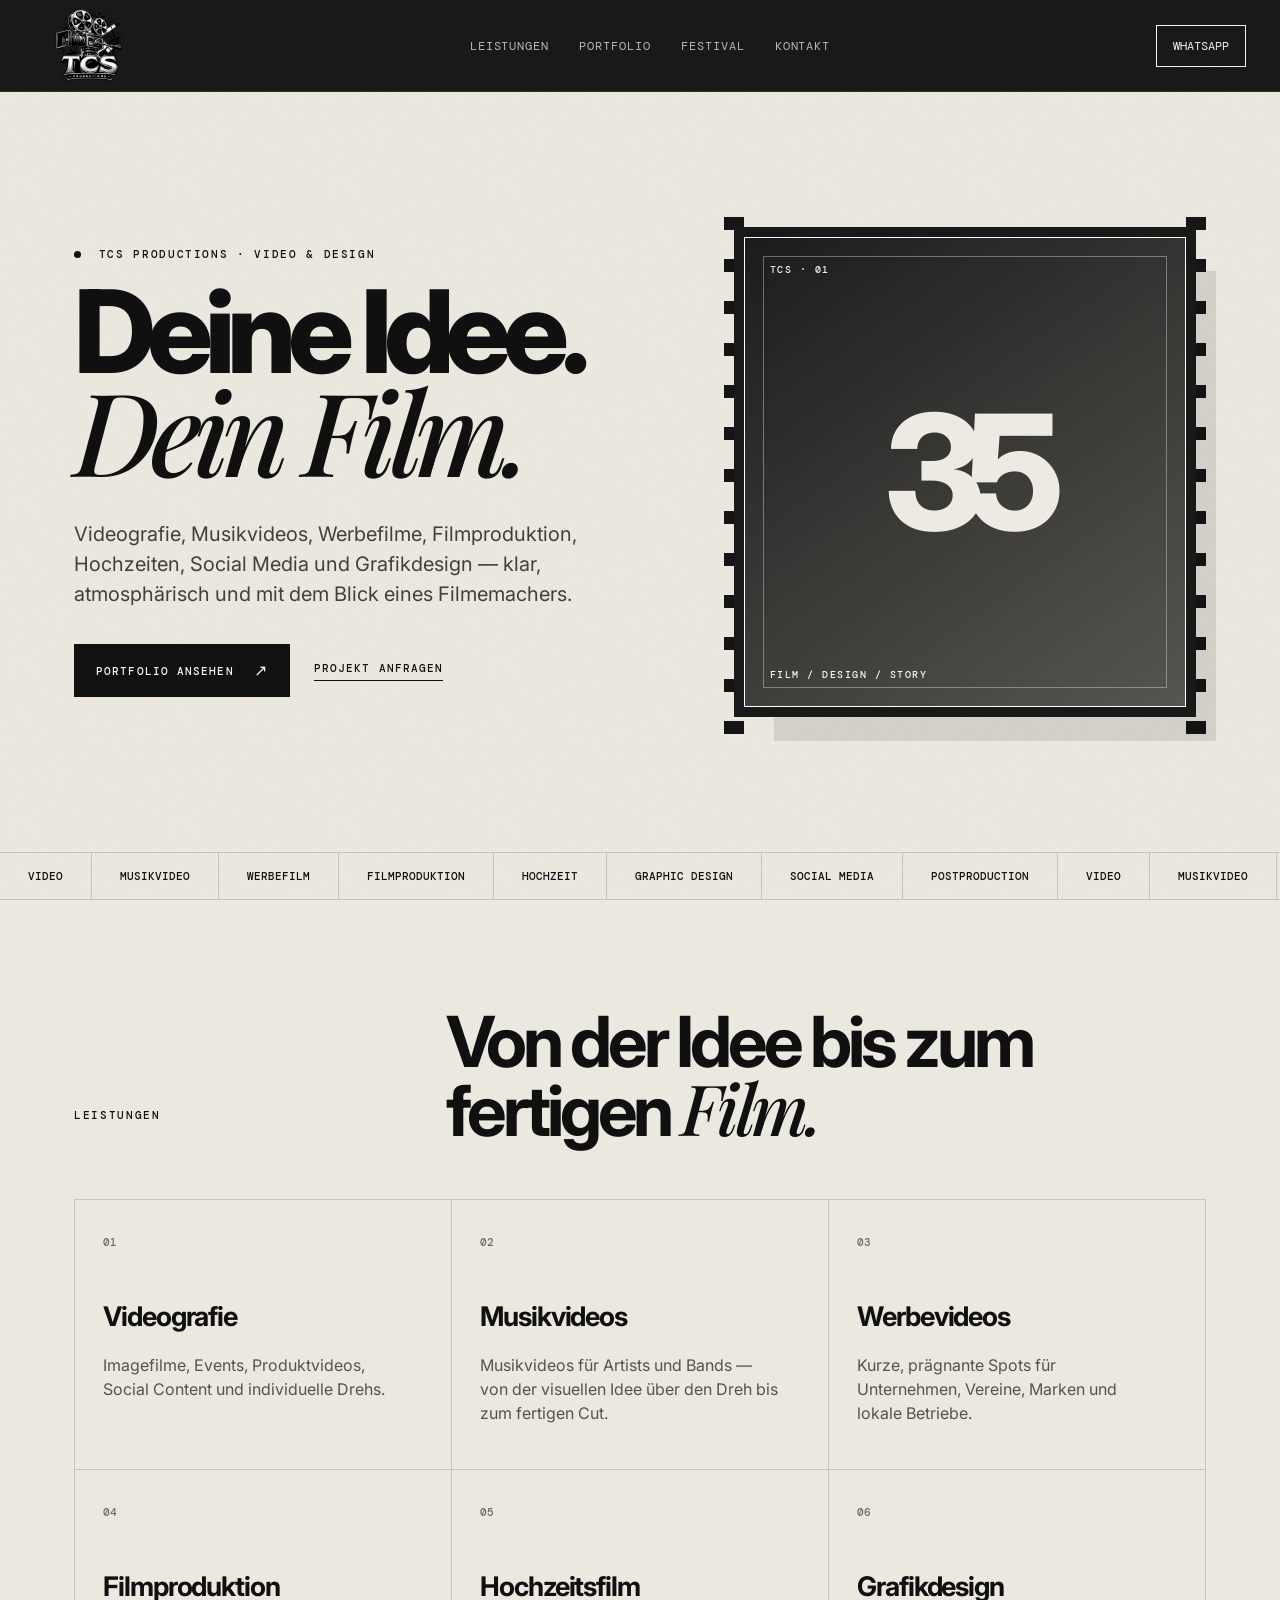
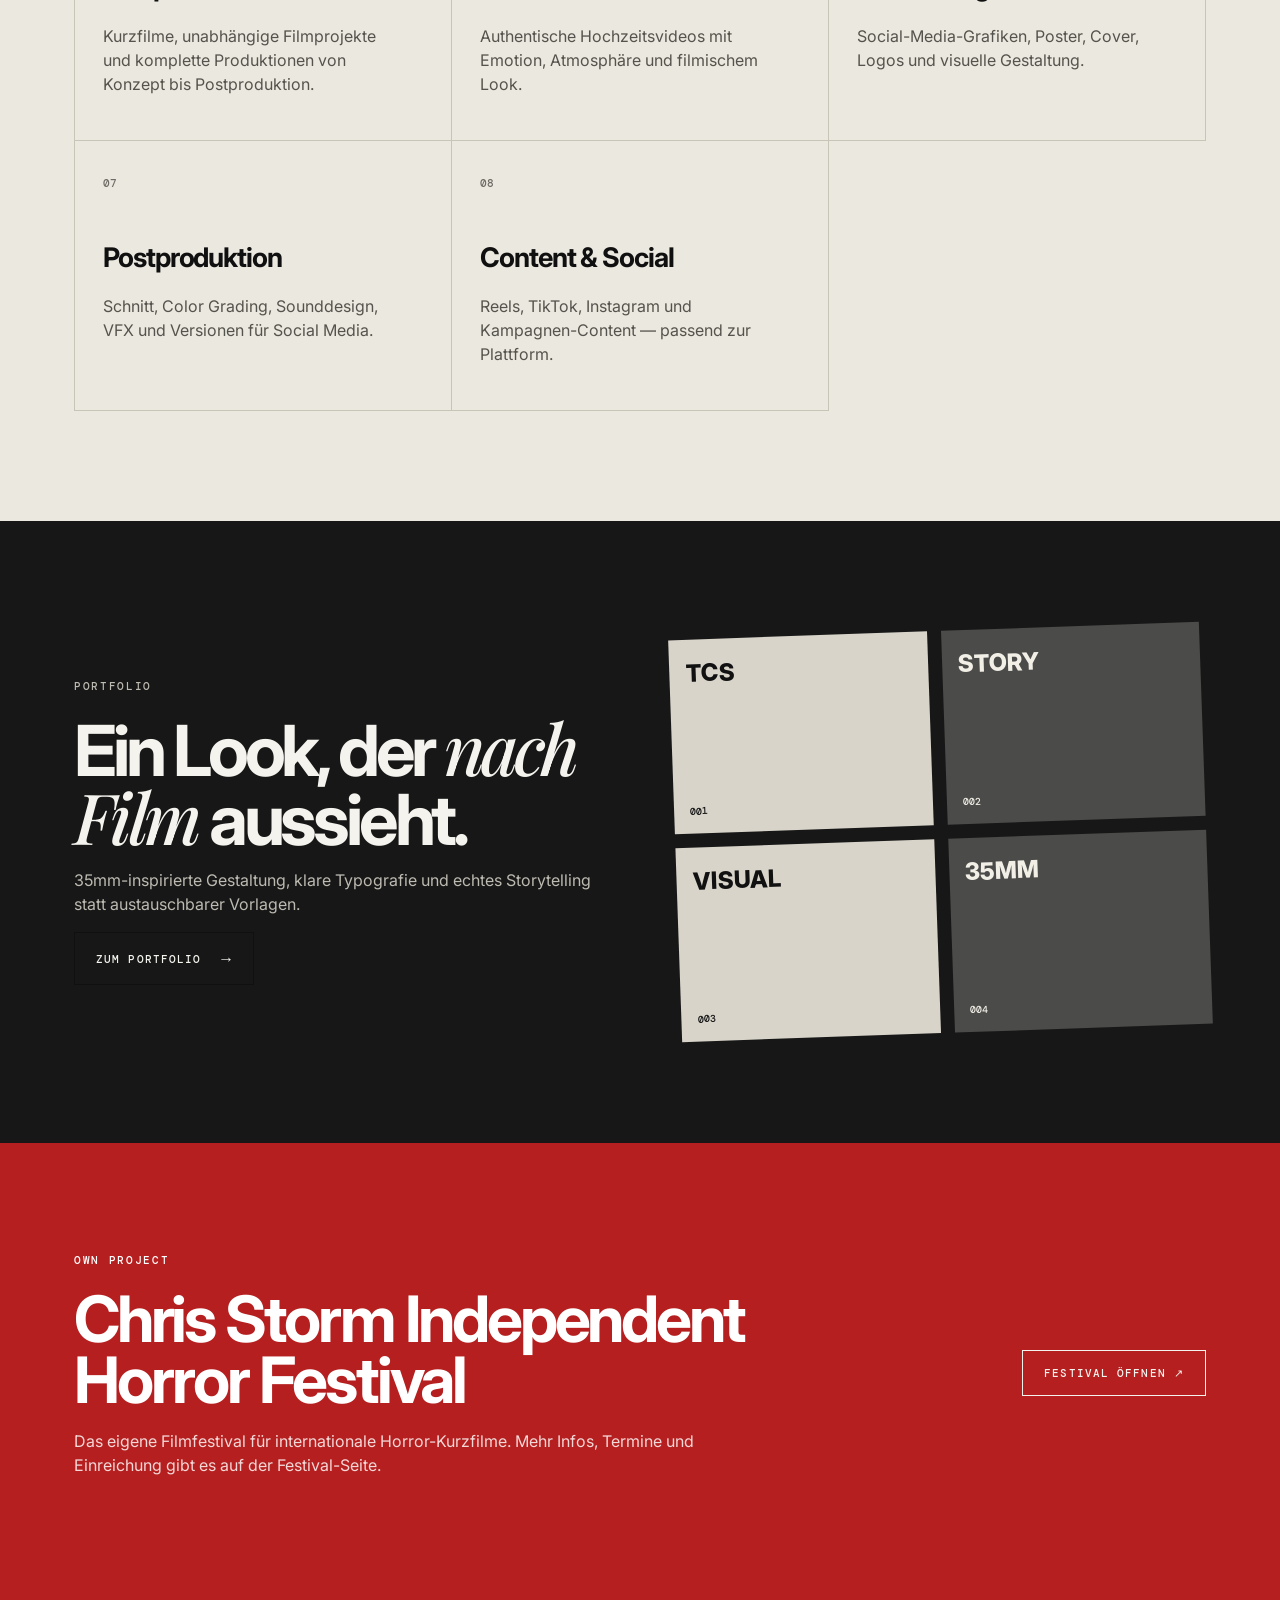
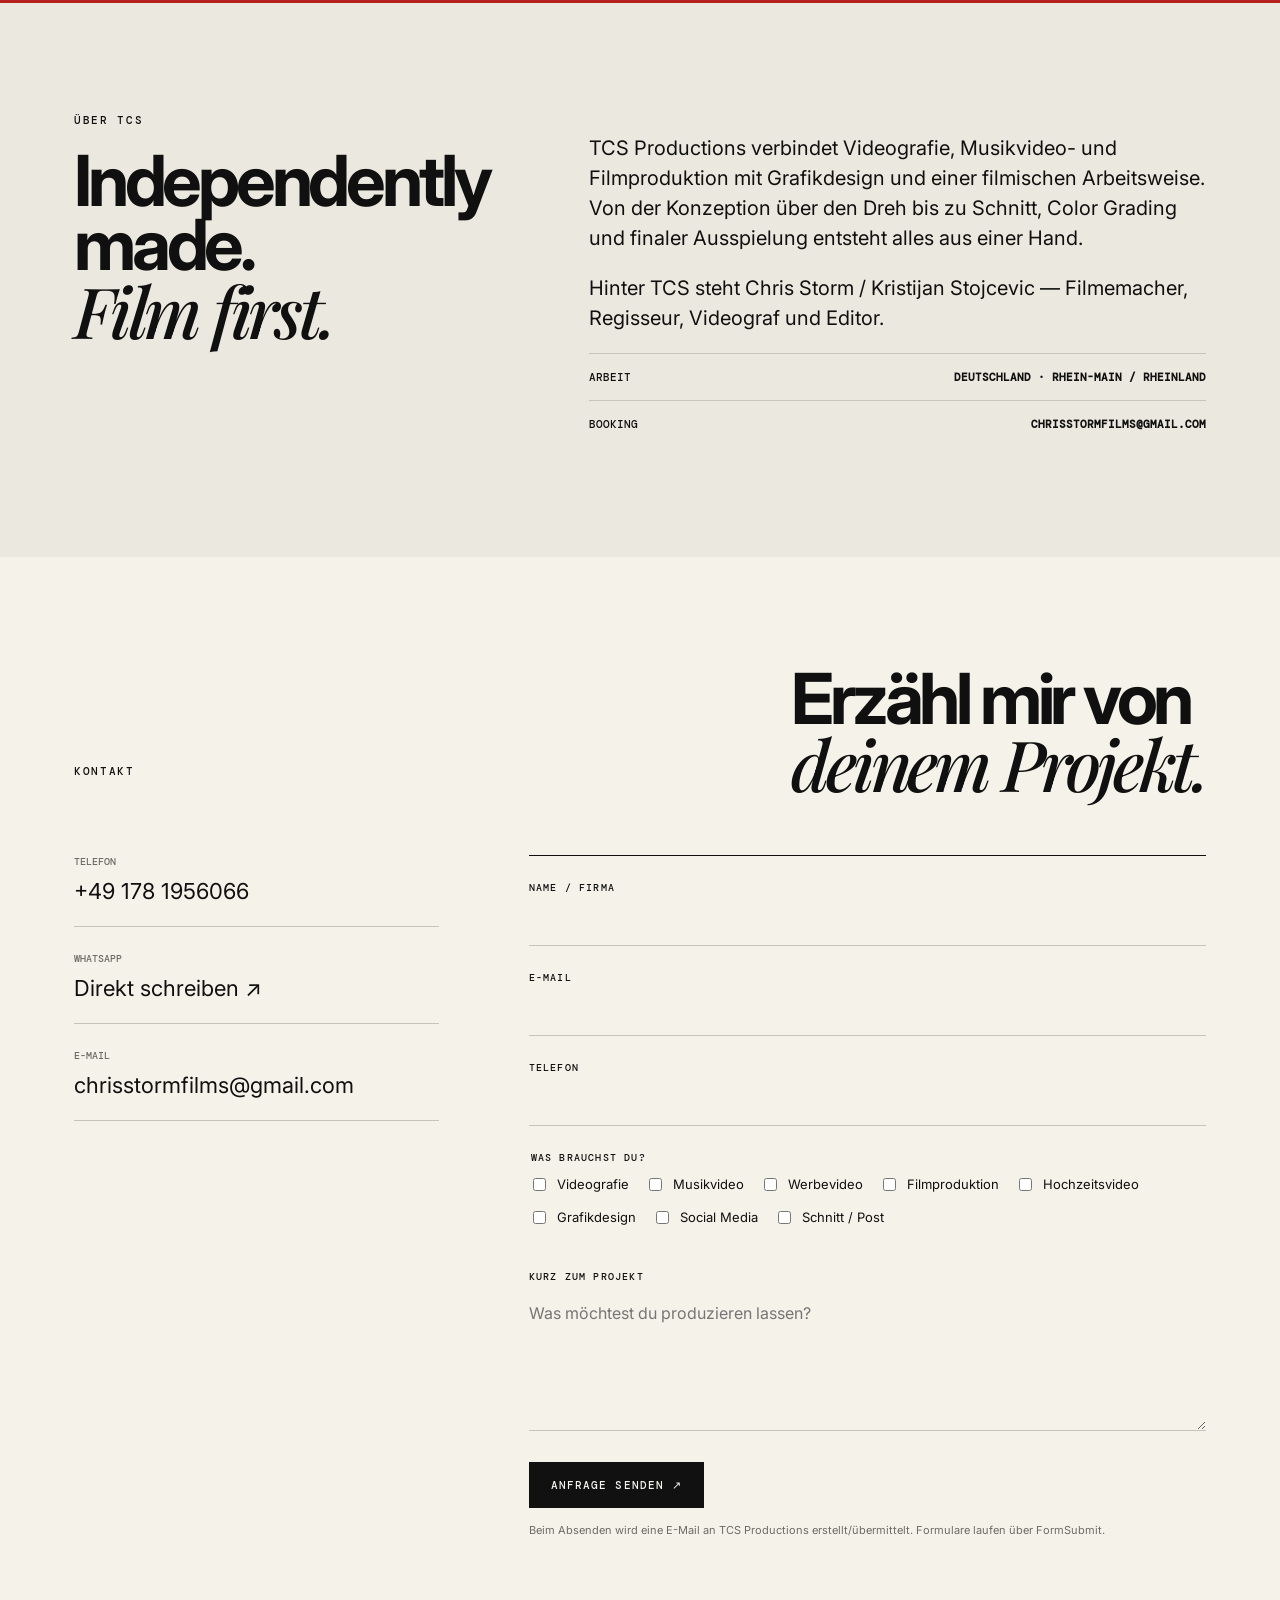
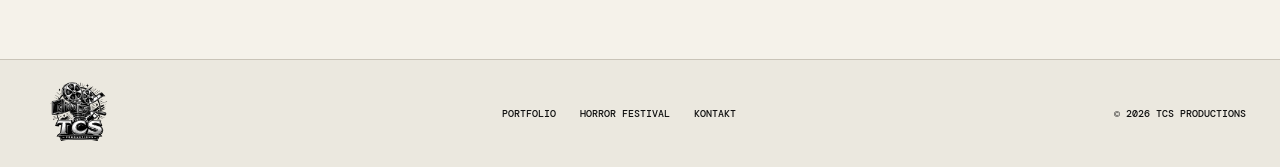
<file: index.html>
<!doctype html>
<html lang="de">
<head>
  <meta charset="utf-8">
  <meta name="viewport" content="width=device-width, initial-scale=1">
  <meta name="description" content="TCS Productions – Videografie, Grafikdesign, Werbevideos, Hochzeitsfilme und Social Content.">
  <title>TCS Productions — Film. Design. Stories.</title>
  <link rel="stylesheet" href="styles.css">
</head>
<body>
  <div class="film-grain" aria-hidden="true"></div>
  <header class="site-header">
    <a class="brand" href="index.html" aria-label="TCS Productions Startseite">
      <img src="assets/logo.png" alt="TCS Productions Logo">
    </a>
    <nav>
      <a href="#leistungen">Leistungen</a>
      <a href="portfolio.html">Portfolio</a>
      <a href="#festival">Festival</a>
      <a href="#kontakt">Kontakt</a>
    </nav>
    <a class="header-cta" href="https://wa.me/491781956066" target="_blank" rel="noopener">WhatsApp</a>
  </header>

  <main>
    <section class="hero section-pad">
      <div class="hero-copy">
        <p class="eyebrow"><span class="dot"></span> TCS PRODUCTIONS · VIDEO & DESIGN</p>
        <h1>Deine Idee.<br><em>Dein Film.</em></h1>
        <p class="hero-text">Videografie, Musikvideos, Werbefilme, Filmproduktion, Hochzeiten, Social Media und Grafikdesign — klar, atmosphärisch und mit dem Blick eines Filmemachers.</p>
        <div class="hero-actions">
          <a class="btn btn-dark" href="portfolio.html">Portfolio ansehen <span>↗</span></a>
          <a class="text-link" href="#kontakt">Projekt anfragen</a>
        </div>
      </div>
      <div class="hero-frame" aria-label="35mm Film Style">
        <div class="sprocket left"></div><div class="sprocket right"></div>
        <div class="frame-card">
          <span class="frame-code">TCS · 01</span>
          <div class="frame-mark">35</div>
          <div class="frame-label">FILM / DESIGN / STORY</div>
        </div>
      </div>
    </section>

    <section class="ticker" aria-label="Leistungen">
      <div>VIDEO</div><div>MUSIKVIDEO</div><div>WERBEFILM</div><div>FILMPRODUKTION</div><div>HOCHZEIT</div><div>GRAPHIC DESIGN</div><div>SOCIAL MEDIA</div><div>POSTPRODUCTION</div><div>VIDEO</div><div>MUSIKVIDEO</div>
    </section>

    <section id="leistungen" class="section-pad services">
      <div class="section-heading">
        <p class="eyebrow">LEISTUNGEN</p>
        <h2>Von der Idee bis zum fertigen <em>Film.</em></h2>
      </div>
      <div class="service-grid">
        <article class="service-card"><span>01</span><h3>Videografie</h3><p>Imagefilme, Events, Produktvideos, Social Content und individuelle Drehs.</p></article>
        <article class="service-card"><span>02</span><h3>Musikvideos</h3><p>Musikvideos für Artists und Bands — von der visuellen Idee über den Dreh bis zum fertigen Cut.</p></article>
        <article class="service-card"><span>03</span><h3>Werbevideos</h3><p>Kurze, prägnante Spots für Unternehmen, Vereine, Marken und lokale Betriebe.</p></article>
        <article class="service-card"><span>04</span><h3>Filmproduktion</h3><p>Kurzfilme, unabhängige Filmprojekte und komplette Produktionen von Konzept bis Postproduktion.</p></article>
        <article class="service-card"><span>05</span><h3>Hochzeitsfilm</h3><p>Authentische Hochzeitsvideos mit Emotion, Atmosphäre und filmischem Look.</p></article>
        <article class="service-card"><span>06</span><h3>Grafikdesign</h3><p>Social-Media-Grafiken, Poster, Cover, Logos und visuelle Gestaltung.</p></article>
        <article class="service-card"><span>07</span><h3>Postproduktion</h3><p>Schnitt, Color Grading, Sounddesign, VFX und Versionen für Social Media.</p></article>
        <article class="service-card"><span>08</span><h3>Content & Social</h3><p>Reels, TikTok, Instagram und Kampagnen-Content — passend zur Plattform.</p></article>
      </div>
    </section>

    <section class="showcase section-pad">
      <div class="showcase-copy">
        <p class="eyebrow">PORTFOLIO</p>
        <h2>Ein Look, der <em>nach Film</em> aussieht.</h2>
        <p>35mm-inspirierte Gestaltung, klare Typografie und echtes Storytelling statt austauschbarer Vorlagen.</p>
        <a class="btn btn-outline" href="portfolio.html">Zum Portfolio <span>→</span></a>
      </div>
      <div class="contact-sheet" aria-hidden="true">
        <div class="mini-frame">TCS<br><small>001</small></div>
        <div class="mini-frame dark">STORY<br><small>002</small></div>
        <div class="mini-frame">VISUAL<br><small>003</small></div>
        <div class="mini-frame dark">35MM<br><small>004</small></div>
      </div>
    </section>

    <section id="festival" class="festival-band section-pad">
      <div>
        <p class="eyebrow">OWN PROJECT</p>
        <h2>Chris Storm Independent Horror Festival</h2>
        <p>Das eigene Filmfestival für internationale Horror-Kurzfilme. Mehr Infos, Termine und Einreichung gibt es auf der Festival-Seite.</p>
      </div>
      <a class="btn btn-light" href="https://chrisstromtv.github.io/Horror-Festival/" target="_blank" rel="noopener">Festival öffnen ↗</a>
    </section>

    <section class="about section-pad">
      <div class="about-title"><p class="eyebrow">ÜBER TCS</p><h2>Independently made.<br><em>Film first.</em></h2></div>
      <div class="about-copy">
        <p>TCS Productions verbindet Videografie, Musikvideo- und Filmproduktion mit Grafikdesign und einer filmischen Arbeitsweise. Von der Konzeption über den Dreh bis zu Schnitt, Color Grading und finaler Ausspielung entsteht alles aus einer Hand.</p>
        <p>Hinter TCS steht Chris Storm / Kristijan Stojcevic — Filmemacher, Regisseur, Videograf und Editor.</p>
        <div class="data-row"><span>ARBEIT</span><b>Deutschland · Rhein-Main / Rheinland</b></div>
        <div class="data-row"><span>BOOKING</span><b>chrisstormfilms@gmail.com</b></div>
      </div>
    </section>

    <section id="kontakt" class="contact section-pad">
      <div class="section-heading"><p class="eyebrow">KONTAKT</p><h2>Erzähl mir von<br><em>deinem Projekt.</em></h2></div>
      <div class="contact-layout">
        <div class="contact-direct">
          <a href="tel:+491781956066"><span>Telefon</span> +49 178 1956066</a>
          <a href="https://wa.me/491781956066" target="_blank" rel="noopener"><span>WhatsApp</span> Direkt schreiben ↗</a>
          <a href="mailto:chrisstormfilms@gmail.com"><span>E-Mail</span> chrisstormfilms@gmail.com</a>
        </div>
        <form class="project-form" action="https://formsubmit.co/chrisstormfilms@gmail.com" method="POST">
          <input type="hidden" name="_subject" value="Neue Projektanfrage – TCS Productions">
          <input type="hidden" name="_captcha" value="false">
          <input type="hidden" name="_template" value="table">
          <input type="hidden" name="_next" value="https://chris-storm-horror-festival.github.io/tcs-productions/thanks.html">
          <div class="field"><label for="name">Name / Firma</label><input id="name" name="Name / Firma" required></div>
          <div class="field"><label for="email">E-Mail</label><input id="email" name="E-Mail" type="email" required></div>
          <div class="field"><label for="phone">Telefon</label><input id="phone" name="Telefon" type="tel"></div>
          <fieldset><legend>Was brauchst du?</legend>
            <label class="check"><input type="checkbox" name="Leistung" value="Videografie"><span>Videografie</span></label>
            <label class="check"><input type="checkbox" name="Leistung" value="Musikvideo"><span>Musikvideo</span></label>
            <label class="check"><input type="checkbox" name="Leistung" value="Werbevideo"><span>Werbevideo</span></label>
            <label class="check"><input type="checkbox" name="Leistung" value="Filmproduktion"><span>Filmproduktion</span></label>
            <label class="check"><input type="checkbox" name="Leistung" value="Hochzeitsvideo"><span>Hochzeitsvideo</span></label>
            <label class="check"><input type="checkbox" name="Leistung" value="Grafikdesign"><span>Grafikdesign</span></label>
            <label class="check"><input type="checkbox" name="Leistung" value="Social Media Content"><span>Social Media</span></label>
            <label class="check"><input type="checkbox" name="Leistung" value="Schnitt/Postproduktion"><span>Schnitt / Post</span></label>
          </fieldset>
          <div class="field"><label for="message">Kurz zum Projekt</label><textarea id="message" name="Nachricht" rows="5" placeholder="Was möchtest du produzieren lassen?"></textarea></div>
          <button class="btn btn-dark" type="submit">Anfrage senden ↗</button>
          <p class="form-note">Beim Absenden wird eine E-Mail an TCS Productions erstellt/übermittelt. Formulare laufen über FormSubmit.</p>
        </form>
      </div>
    </section>
  </main>

  <footer class="footer">
    <div><img src="assets/logo.png" alt="TCS Productions"></div>
    <div class="footer-links"><a href="portfolio.html">Portfolio</a><a href="https://chrisstromtv.github.io/Horror-Festival/" target="_blank" rel="noopener">Horror Festival</a><a href="#kontakt">Kontakt</a></div>
    <div>© 2026 TCS Productions</div>
  </footer>
</body>
</html>
</file>
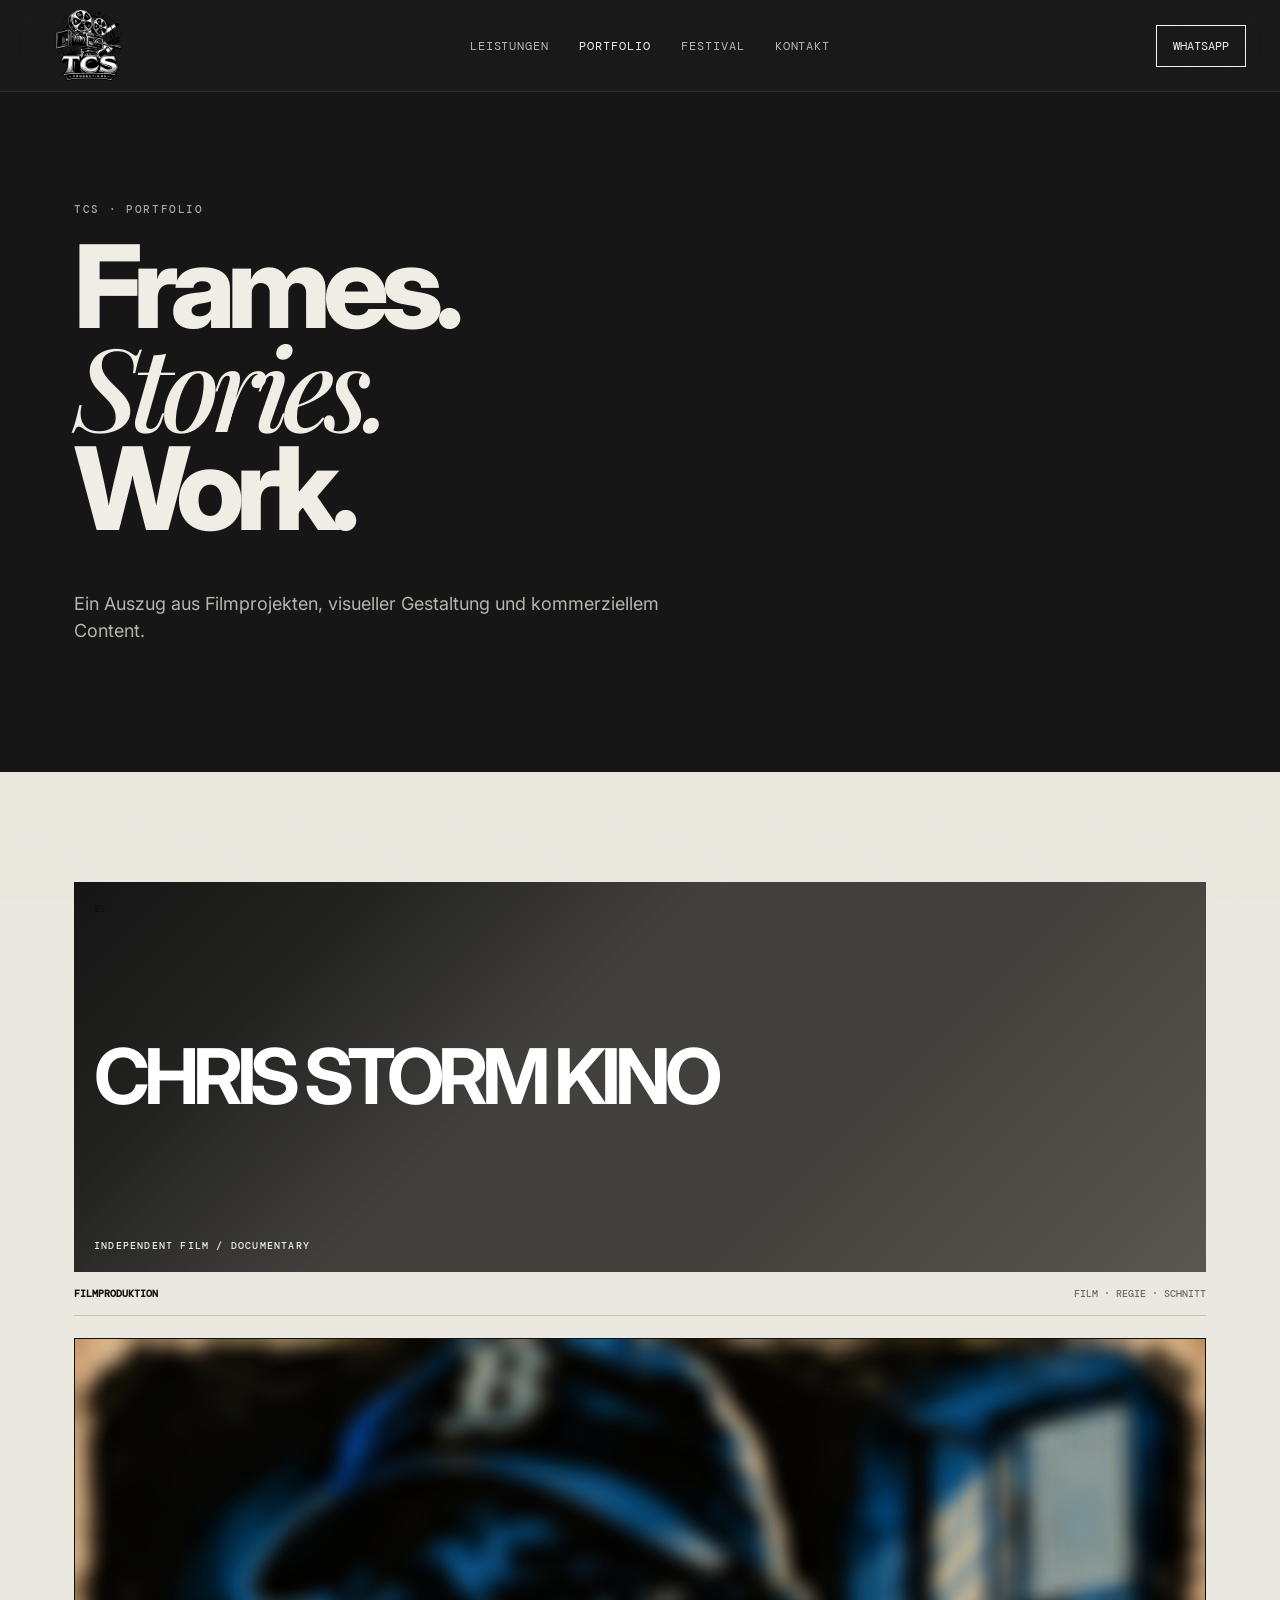
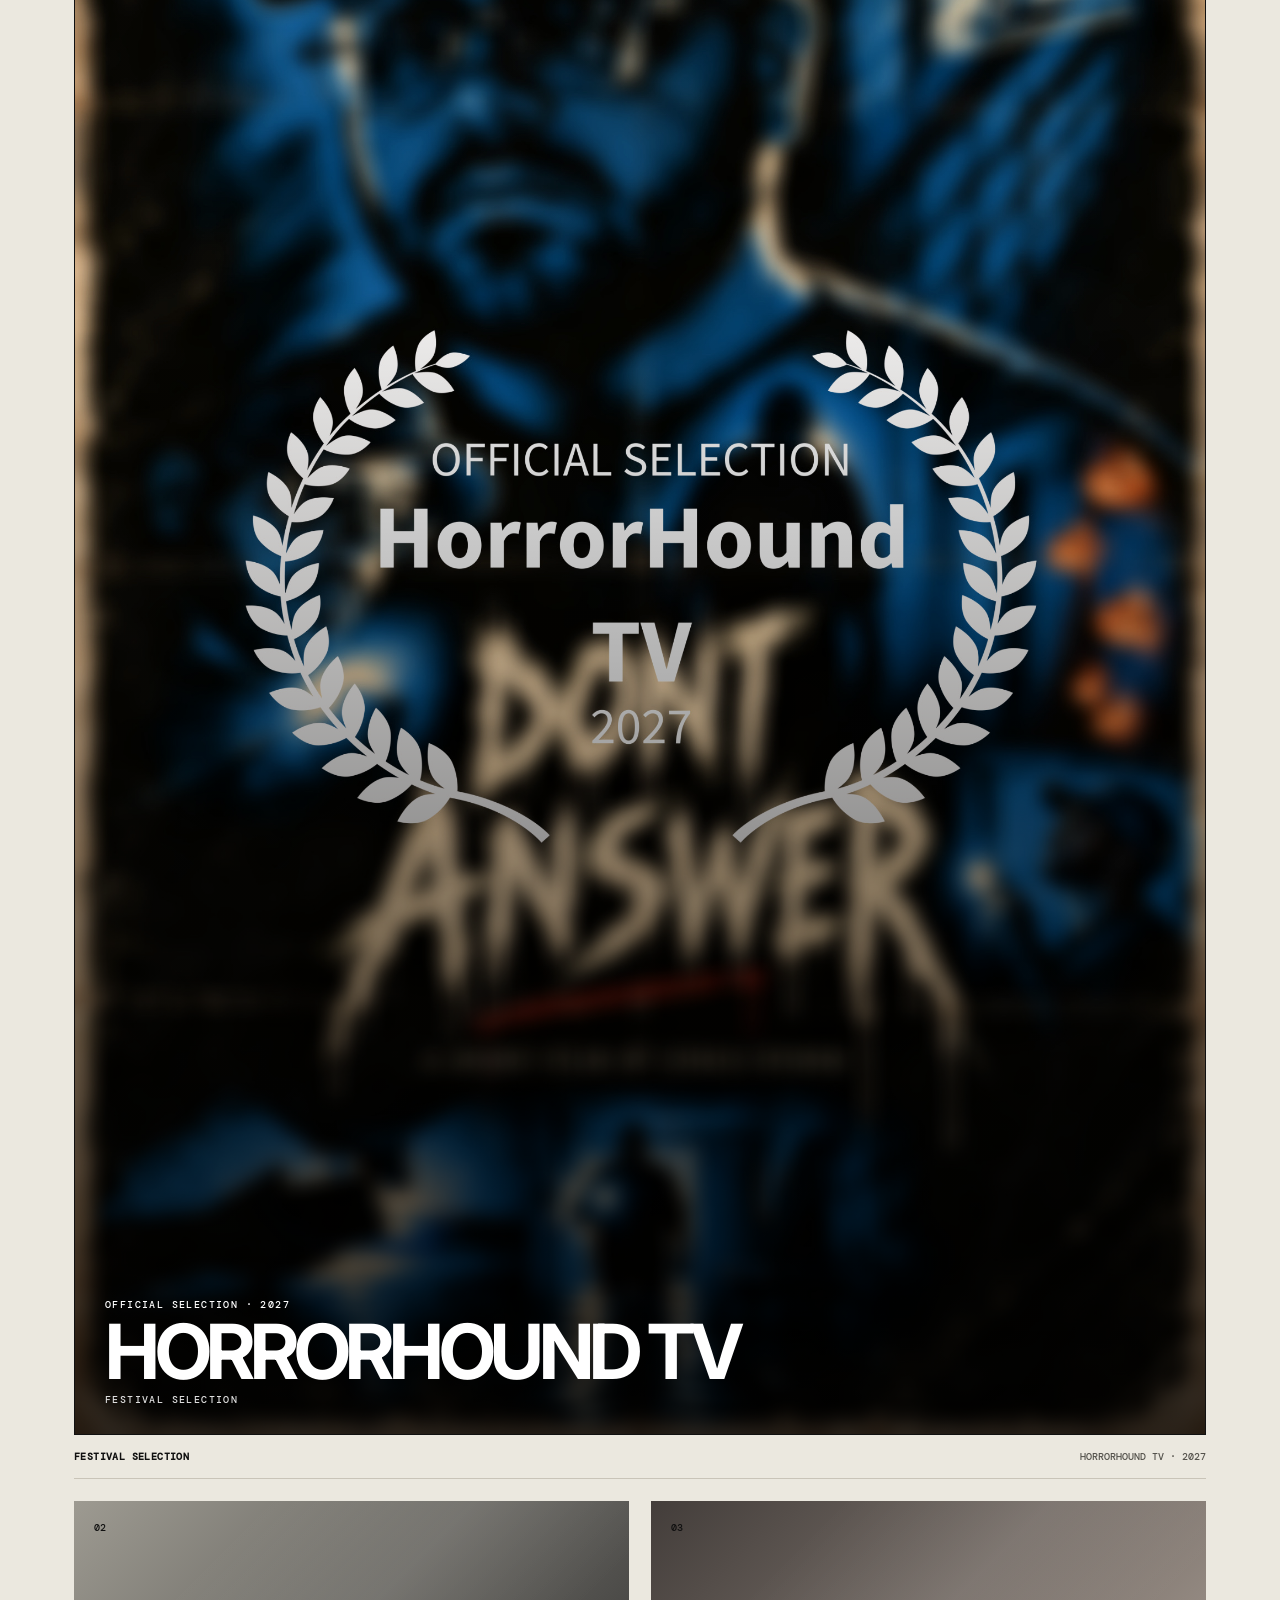
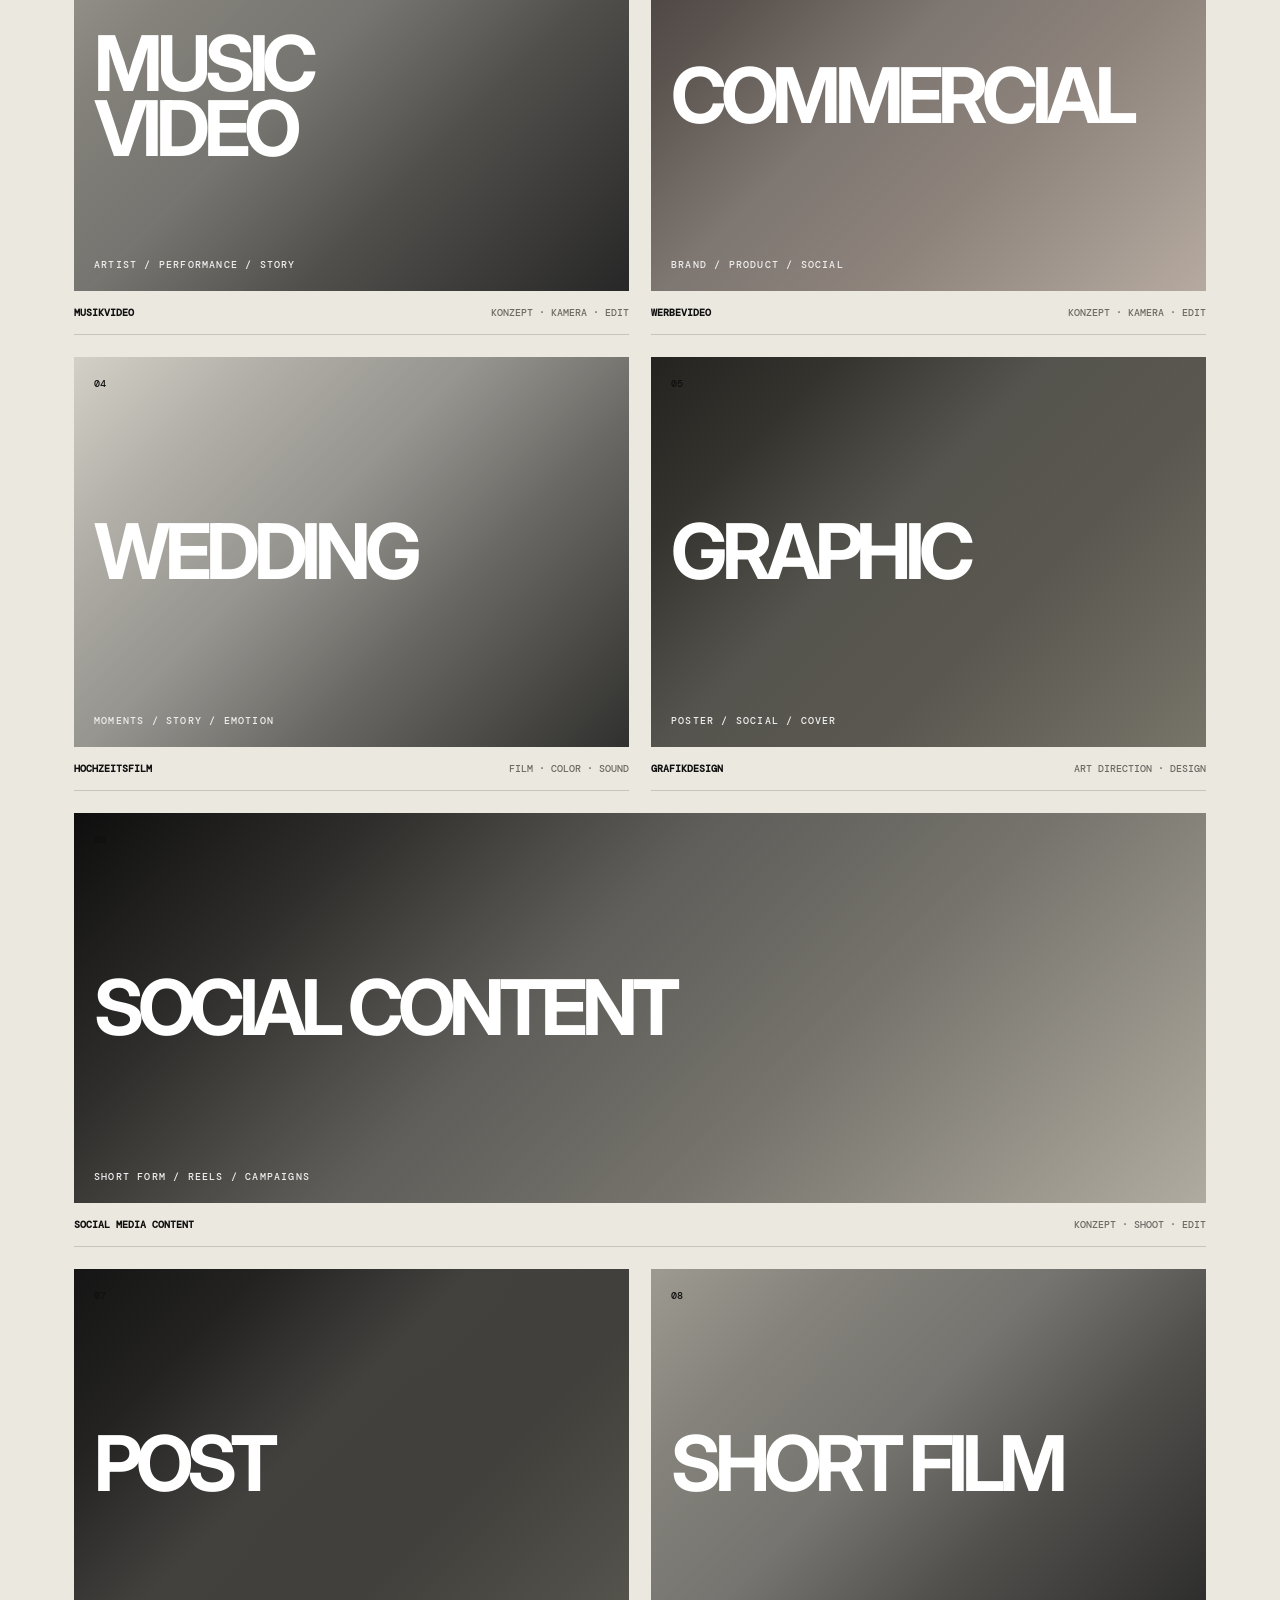
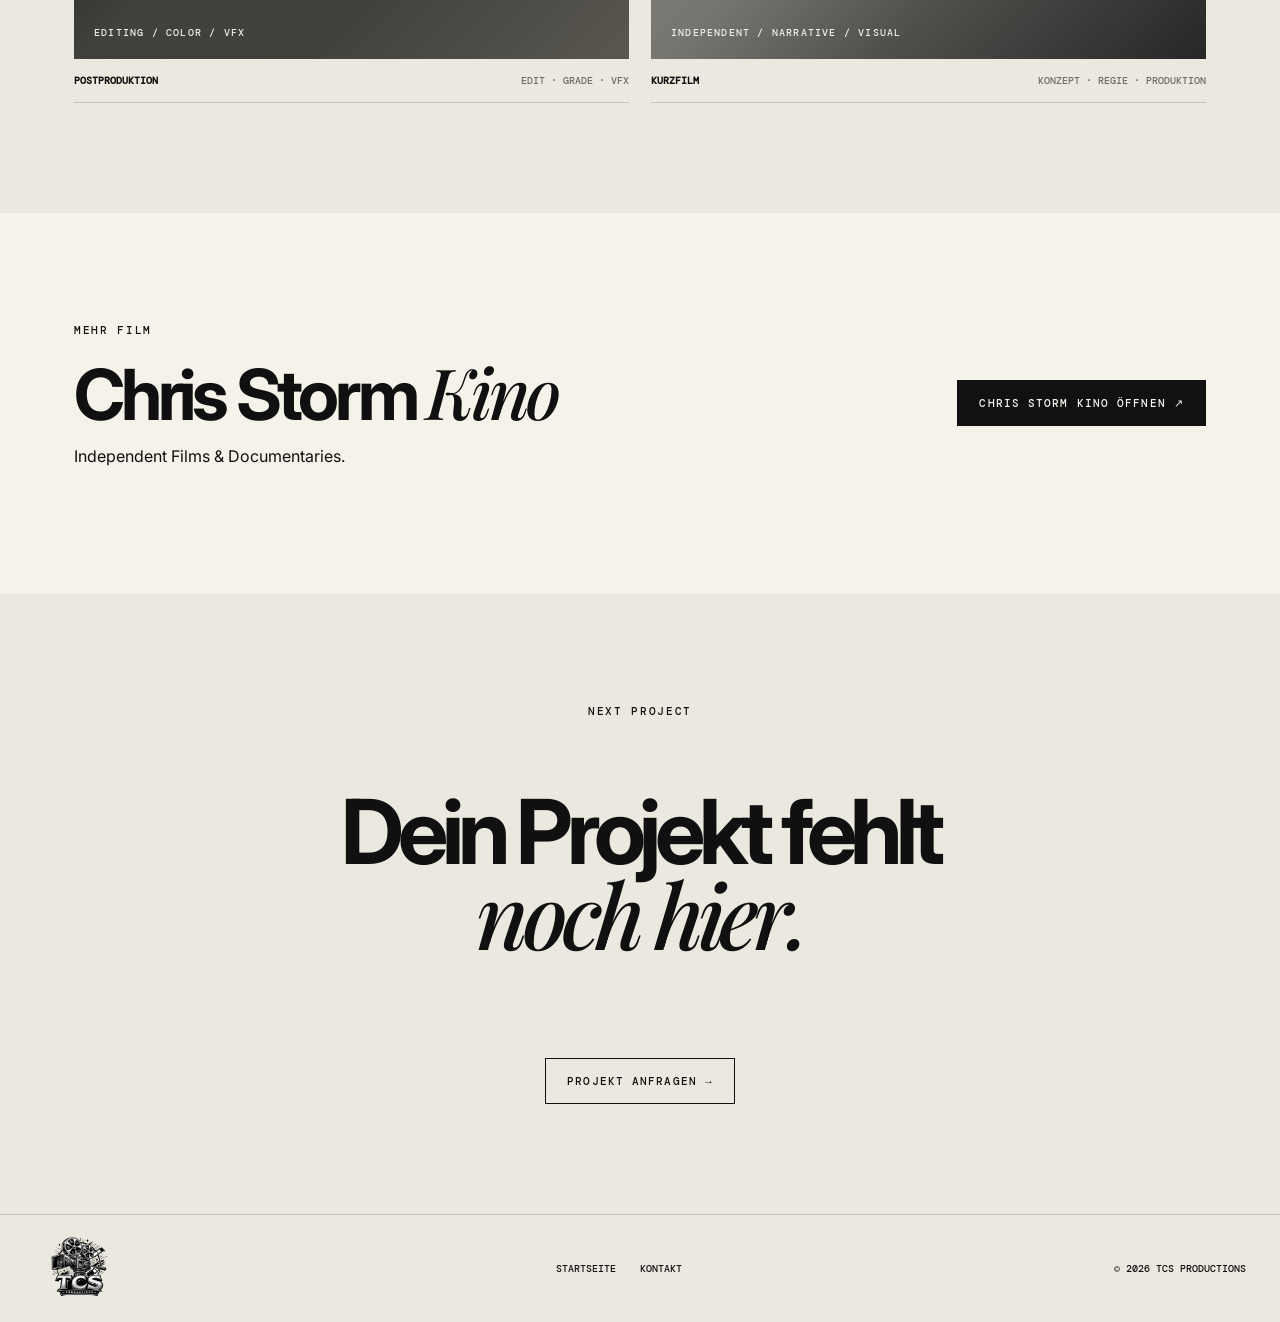
<file: portfolio.html>
<!doctype html>
<html lang="de">
<head>
  <meta charset="utf-8"><meta name="viewport" content="width=device-width, initial-scale=1">
  <meta name="description" content="Portfolio von TCS Productions – Videografie, Musikvideos, Filmproduktion, Werbevideos, Hochzeit, Grafikdesign und Postproduktion.">
  <title>Portfolio — TCS Productions</title>
  <link rel="stylesheet" href="styles.css">
</head>
<body>
  <div class="film-grain" aria-hidden="true"></div>
  <header class="site-header">
    <a class="brand" href="index.html"><img src="assets/logo.png" alt="TCS Productions Logo"></a>
    <nav><a href="index.html#leistungen">Leistungen</a><a class="active" href="portfolio.html">Portfolio</a><a href="index.html#festival">Festival</a><a href="index.html#kontakt">Kontakt</a></nav>
    <a class="header-cta" href="https://wa.me/491781956066" target="_blank" rel="noopener">WhatsApp</a>
  </header>

  <main>
    <section class="portfolio-hero section-pad">
      <p class="eyebrow">TCS · PORTFOLIO</p>
      <h1>Frames.<br><em>Stories.</em><br>Work.</h1>
      <p>Ein Auszug aus Filmprojekten, visueller Gestaltung und kommerziellem Content.</p>
    </section>

    <section class="portfolio-grid section-pad">
      <article class="work-card work-wide"><div class="work-image poster-one"><span>01</span><strong>CHRIS STORM KINO</strong><small>Independent Film / Documentary</small></div><div class="work-meta"><b>Filmproduktion</b><span>Film · Regie · Schnitt</span></div></article>
      <article class="work-card work-wide selection-card"><div class="selection-poster"><img src="assets/horrorhound-selection.jpeg" alt="Official Selection bei HorrorHound TV 2027"><div class="selection-overlay"><span class="selection-kicker">OFFICIAL SELECTION · 2027</span><strong>HORRORHOUND TV</strong><small>Festival Selection</small></div></div><div class="work-meta"><b>Festival Selection</b><span>HorrorHound TV · 2027</span></div></article>
      <article class="work-card"><div class="work-image poster-two"><span>02</span><strong>MUSIC VIDEO</strong><small>Artist / Performance / Story</small></div><div class="work-meta"><b>Musikvideo</b><span>Konzept · Kamera · Edit</span></div></article>
      <article class="work-card"><div class="work-image poster-three"><span>03</span><strong>COMMERCIAL</strong><small>Brand / Product / Social</small></div><div class="work-meta"><b>Werbevideo</b><span>Konzept · Kamera · Edit</span></div></article>
      <article class="work-card"><div class="work-image poster-four"><span>04</span><strong>WEDDING</strong><small>Moments / Story / Emotion</small></div><div class="work-meta"><b>Hochzeitsfilm</b><span>Film · Color · Sound</span></div></article>
      <article class="work-card"><div class="work-image poster-five"><span>05</span><strong>GRAPHIC</strong><small>Poster / Social / Cover</small></div><div class="work-meta"><b>Grafikdesign</b><span>Art Direction · Design</span></div></article>
      <article class="work-card work-wide"><div class="work-image poster-six"><span>06</span><strong>SOCIAL CONTENT</strong><small>Short Form / Reels / Campaigns</small></div><div class="work-meta"><b>Social Media Content</b><span>Konzept · Shoot · Edit</span></div></article>
      <article class="work-card"><div class="work-image poster-one"><span>07</span><strong>POST</strong><small>Editing / Color / VFX</small></div><div class="work-meta"><b>Postproduktion</b><span>Edit · Grade · VFX</span></div></article>
      <article class="work-card"><div class="work-image poster-two"><span>08</span><strong>SHORT FILM</strong><small>Independent / Narrative / Visual</small></div><div class="work-meta"><b>Kurzfilm</b><span>Konzept · Regie · Produktion</span></div></article>
    </section>

    <section class="portfolio-links section-pad">
      <div><p class="eyebrow">MEHR FILM</p><h2>Chris Storm <em>Kino</em></h2><p>Independent Films & Documentaries.</p></div>
      <a class="btn btn-dark" href="https://chris-storm-horror-festival.github.io/Chris-Storm/" target="_blank" rel="noopener">Chris Storm Kino öffnen ↗</a>
    </section>
    <section class="portfolio-contact section-pad"><p class="eyebrow">NEXT PROJECT</p><h2>Dein Projekt fehlt<br><em>noch hier.</em></h2><a class="btn btn-outline" href="index.html#kontakt">Projekt anfragen →</a></section>
  </main>
  <footer class="footer"><div><img src="assets/logo.png" alt="TCS Productions"></div><div class="footer-links"><a href="index.html">Startseite</a><a href="index.html#kontakt">Kontakt</a></div><div>© 2026 TCS Productions</div></footer>
</body>
</html>
</file>
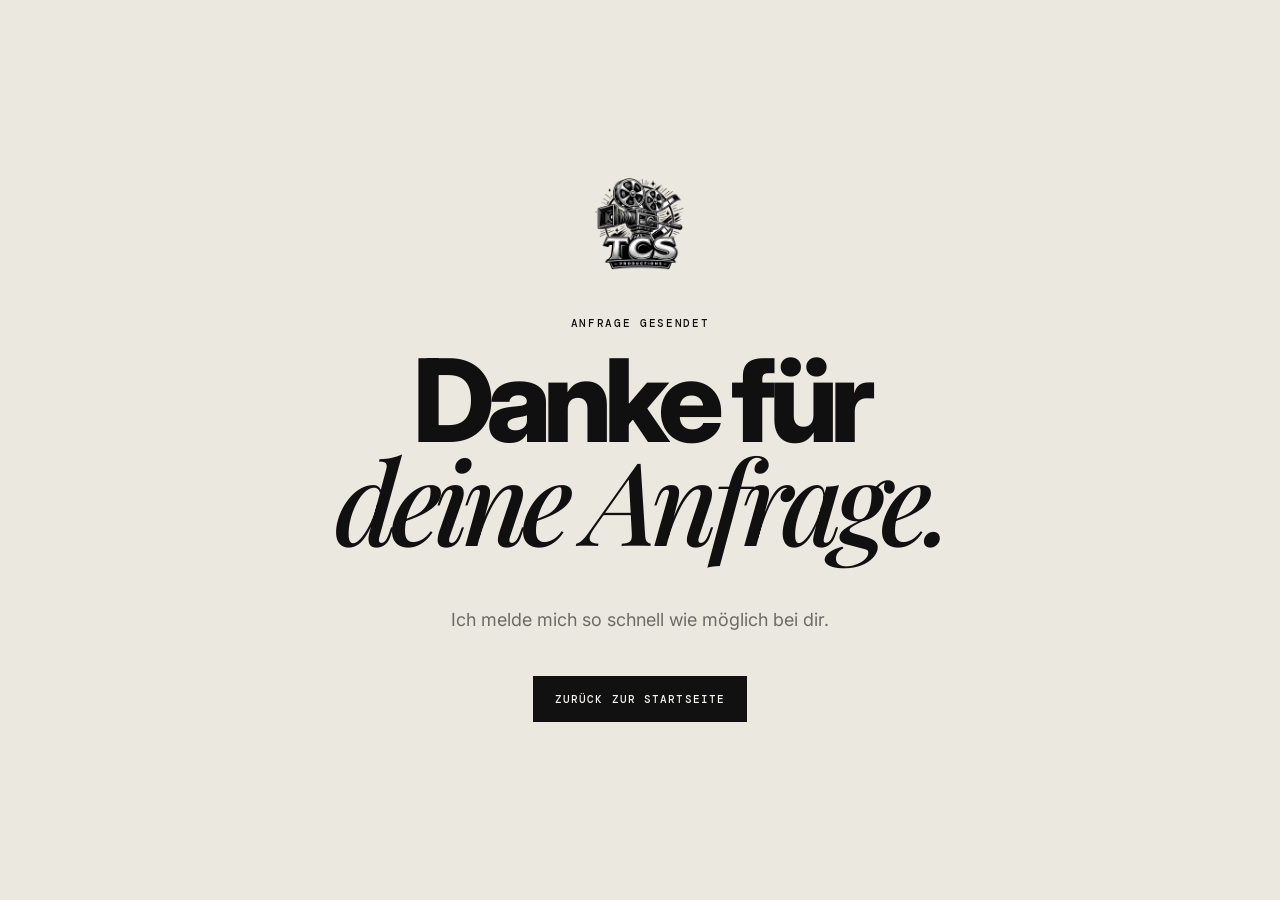
<file: thanks.html>
<!doctype html><html lang="de"><head><meta charset="utf-8"><meta name="viewport" content="width=device-width, initial-scale=1"><title>Danke — TCS Productions</title><link rel="stylesheet" href="styles.css"></head><body><main class="thanks"><img src="assets/logo.png" alt="TCS Productions"><p class="eyebrow">ANFRAGE GESENDET</p><h1>Danke für<br><em>deine Anfrage.</em></h1><p>Ich melde mich so schnell wie möglich bei dir.</p><a class="btn btn-dark" href="index.html">Zurück zur Startseite</a></main></body></html>
</file>
<file: styles.css>
@import url('https://fonts.googleapis.com/css2?family=DM+Mono:wght@400;500&family=Inter:wght@400;500;600;700;800&family=Playfair+Display:ital,wght@0,500;0,600;1,500;1,600&display=swap');
:root{--paper:#ebe8df;--paper2:#f5f2ea;--ink:#101010;--muted:#6d6b65;--line:#c9c4b8;--black:#111;--white:#f4f3ee;--max:1200px}*{box-sizing:border-box}html{scroll-behavior:smooth}body{margin:0;background:var(--paper);color:var(--ink);font-family:Inter,Arial,sans-serif;line-height:1.5}a{color:inherit;text-decoration:none}button,input,textarea{font:inherit}.film-grain{pointer-events:none;position:fixed;inset:0;z-index:50;opacity:.08;background-image:url("data:image/svg+xml,%3Csvg xmlns='http://www.w3.org/2000/svg' width='160' height='160' viewBox='0 0 160 160'%3E%3Cfilter id='n'%3E%3CfeTurbulence type='fractalNoise' baseFrequency='.9' numOctaves='2' stitchTiles='stitch'/%3E%3C/filter%3E%3Crect width='100%25' height='100%25' filter='url(%23n)' opacity='.35'/%3E%3C/svg%3E");mix-blend-mode:multiply}.site-header{height:92px;border-bottom:1px solid #2d2d2b;display:flex;align-items:center;justify-content:space-between;padding:0 34px;position:sticky;top:0;background:rgba(17,17,17,.96);color:var(--white);backdrop-filter:blur(12px);z-index:30}.brand img{width:110px;height:auto;display:block;filter:contrast(1.2)}nav{display:flex;gap:30px;font-family:'DM Mono',monospace;font-size:12px;text-transform:uppercase;letter-spacing:.08em}nav a{opacity:.72}nav a:hover,nav a.active{opacity:1}.header-cta{font-family:'DM Mono',monospace;font-size:12px;text-transform:uppercase;border:1px solid var(--white);padding:11px 16px}.section-pad{max-width:var(--max);margin:auto;padding:110px 34px}.hero{display:grid;grid-template-columns:1.1fr .9fr;gap:60px;min-height:730px;align-items:center}.eyebrow{font:500 11px 'DM Mono',monospace;letter-spacing:.15em;text-transform:uppercase;margin:0 0 22px}.dot{display:inline-block;width:7px;height:7px;background:var(--ink);border-radius:50%;margin-right:9px}.hero h1,.portfolio-hero h1,.thanks h1{font-size:clamp(66px,9vw,128px);line-height:.85;letter-spacing:-.07em;margin:0 0 34px;font-weight:800}.hero h1 em,.section-heading h2 em,.showcase h2 em,.about-title h2 em,.portfolio-links h2 em,.portfolio-contact h2 em,.portfolio-hero h1 em,.thanks h1 em{font-family:'Playfair Display',serif;font-weight:500}.hero-text{max-width:590px;font-size:20px;color:#414039}.hero-actions{display:flex;gap:24px;align-items:center;margin-top:35px}.btn{display:inline-flex;align-items:center;gap:20px;padding:15px 21px;border:1px solid var(--ink);font:500 11px 'DM Mono',monospace;text-transform:uppercase;letter-spacing:.1em}.btn span{font-size:16px}.btn-dark{background:var(--black);color:var(--white)}.btn-light{border-color:var(--white);color:var(--white)}.btn-outline{background:transparent}.text-link{font:500 11px 'DM Mono',monospace;text-transform:uppercase;letter-spacing:.1em;border-bottom:1px solid var(--ink);padding-bottom:5px}.hero-frame{position:relative;max-width:510px;margin-left:auto;width:100%;aspect-ratio:1/1.12}.frame-card{position:absolute;inset:35px 20px;background:linear-gradient(145deg,#1c1c1b,#565550);border:1px solid #fff;outline:10px solid #191919;box-shadow:30px 34px 0 rgba(0,0,0,.1);display:flex;flex-direction:column;justify-content:space-between;padding:25px;color:#f7f5ee;overflow:hidden}.frame-card:after{content:'';position:absolute;inset:18px;border:1px solid rgba(255,255,255,.35)}.frame-code,.frame-label{font:500 10px 'DM Mono',monospace;letter-spacing:.15em}.frame-mark{font-size:160px;line-height:1;font-weight:800;letter-spacing:-.12em;align-self:center;opacity:.95}.sprocket{position:absolute;top:0;bottom:0;width:20px;background:repeating-linear-gradient(to bottom,transparent 0 15px,#151515 15px 28px,transparent 28px 42px)}.sprocket.left{left:0}.sprocket.right{right:0}.ticker{display:flex;gap:0;border-top:1px solid var(--line);border-bottom:1px solid var(--line);overflow:hidden;font:500 11px 'DM Mono',monospace;text-transform:uppercase}.ticker div{padding:16px 28px;white-space:nowrap;border-right:1px solid var(--line)}.section-heading{display:flex;justify-content:space-between;gap:40px;align-items:end;margin-bottom:55px}.section-heading h2,.showcase h2,.about-title h2,.portfolio-links h2{font-size:clamp(44px,5.5vw,76px);line-height:.92;letter-spacing:-.06em;margin:0;max-width:760px}.service-grid{display:grid;grid-template-columns:repeat(3,1fr);border-top:1px solid var(--line);border-left:1px solid var(--line)}.service-card{min-height:260px;padding:28px;border-right:1px solid var(--line);border-bottom:1px solid var(--line);transition:transform .2s ease,background .2s ease}.service-card:hover{transform:translate(-4px,-4px);background:var(--paper2)}.service-card span{font:500 11px 'DM Mono',monospace;color:var(--muted)}.service-card h3{font-size:27px;letter-spacing:-.04em;margin:45px 0 10px}.service-card p{color:#55534d;max-width:300px}.showcase{display:grid;grid-template-columns:1fr 1fr;gap:70px;align-items:center;background:#171717;color:var(--white);max-width:none;padding-left:max(34px,calc((100vw - var(--max))/2 + 34px));padding-right:max(34px,calc((100vw - var(--max))/2 + 34px))}.showcase p{color:#bdbab1;max-width:520px}.showcase .eyebrow{color:#bdbab1}.contact-sheet{display:grid;grid-template-columns:1fr 1fr;gap:14px;transform:rotate(-2deg)}.mini-frame{aspect-ratio:4/3;background:#d8d4ca;color:#111;padding:16px;display:flex;flex-direction:column;justify-content:space-between;font-size:24px;font-weight:800}.mini-frame.dark{background:#4b4b49;color:#f2efe7}.mini-frame small{font:500 10px 'DM Mono',monospace}.festival-band{background:#b51f1f;color:#fff;max-width:none;display:flex;align-items:center;justify-content:space-between;gap:40px;padding-left:max(34px,calc((100vw - var(--max))/2 + 34px));padding-right:max(34px,calc((100vw - var(--max))/2 + 34px))}.festival-band h2{font-size:clamp(42px,5vw,72px);line-height:.95;letter-spacing:-.05em;margin:0 0 18px;max-width:800px}.festival-band p:not(.eyebrow){max-width:680px;color:#f4d7d7}.about{display:grid;grid-template-columns:.8fr 1.2fr;gap:100px}.about-copy{font-size:20px;max-width:700px}.data-row{display:flex;justify-content:space-between;border-top:1px solid var(--line);padding:16px 0;font:500 11px 'DM Mono',monospace;text-transform:uppercase}.contact{background:var(--paper2);max-width:none;padding-left:max(34px,calc((100vw - var(--max))/2 + 34px));padding-right:max(34px,calc((100vw - var(--max))/2 + 34px))}.contact-layout{display:grid;grid-template-columns:.7fr 1.3fr;gap:90px}.contact-direct{display:flex;flex-direction:column;gap:25px}.contact-direct a{font-size:22px;border-bottom:1px solid var(--line);padding-bottom:18px}.contact-direct span{display:block;font:500 10px 'DM Mono',monospace;text-transform:uppercase;color:var(--muted);margin-bottom:7px}.project-form{border-top:1px solid var(--ink);padding-top:25px}.field{margin-bottom:25px}.field label,fieldset legend{display:block;font:500 10px 'DM Mono',monospace;text-transform:uppercase;letter-spacing:.12em;margin-bottom:9px}input,textarea{width:100%;border:0;border-bottom:1px solid var(--line);background:transparent;padding:9px 0;outline:0}textarea{resize:vertical}input:focus,textarea:focus{border-bottom-color:var(--ink)}fieldset{border:0;padding:0;margin:15px 0 30px}.check{display:inline-flex;align-items:center;gap:8px;margin:0 12px 12px 0;font-size:13px}.check input{width:auto}.form-note{font-size:11px;color:var(--muted);margin-top:14px}.footer{border-top:1px solid var(--line);padding:22px 34px;display:flex;justify-content:space-between;align-items:center;gap:25px;font:500 10px 'DM Mono',monospace;text-transform:uppercase}.footer img{width:90px}.footer-links{display:flex;gap:24px}.portfolio-hero{max-width:none;background:#161616;color:#f1eee6;padding-left:max(34px,calc((100vw - var(--max))/2 + 34px));padding-right:max(34px,calc((100vw - var(--max))/2 + 34px));min-height:580px;display:flex;flex-direction:column;justify-content:end}.portfolio-hero .eyebrow{color:#a8a59c}.portfolio-hero p:last-child{max-width:590px;color:#b8b5ad;font-size:18px}.portfolio-grid{display:grid;grid-template-columns:repeat(2,1fr);gap:22px}.work-wide{grid-column:span 2}.work-image{min-height:390px;padding:20px;display:flex;flex-direction:column;justify-content:space-between;position:relative;overflow:hidden}.work-image:after{content:'';position:absolute;inset:0;background:linear-gradient(135deg,transparent 20%,rgba(255,255,255,.08),transparent 65%);pointer-events:none}.poster-one{background:linear-gradient(135deg,#151515,#595750)}.poster-two{background:linear-gradient(135deg,#9d9a91,#272727)}.poster-three{background:linear-gradient(135deg,#433d3a,#b6aaa0)}.poster-four{background:linear-gradient(135deg,#d3d0c7,#30302e)}.poster-five{background:linear-gradient(135deg,#24231f,#77746a)}.poster-six{background:linear-gradient(135deg,#0e0e0e,#afaba0)}.work-image span,.work-image strong,.work-image small{position:relative;z-index:2}.work-image span{font:500 10px 'DM Mono',monospace}.work-image strong{font-size:clamp(42px,6vw,84px);line-height:.85;letter-spacing:-.08em;max-width:80%;color:#fff}.work-image small{font:500 10px 'DM Mono',monospace;text-transform:uppercase;color:#eee;letter-spacing:.12em}.work-meta{display:flex;justify-content:space-between;gap:25px;padding:15px 0;border-bottom:1px solid var(--line);font:500 10px 'DM Mono',monospace;text-transform:uppercase}.work-meta span{color:var(--muted)}.portfolio-links{background:var(--paper2);max-width:none;display:flex;justify-content:space-between;align-items:center;gap:30px;padding-left:max(34px,calc((100vw - var(--max))/2 + 34px));padding-right:max(34px,calc((100vw - var(--max))/2 + 34px))}.portfolio-contact{text-align:center}.portfolio-contact h2{font-size:clamp(52px,7vw,95px);line-height:.9;letter-spacing:-.07em}.portfolio-contact .btn{margin-top:25px}.thanks{min-height:100vh;display:flex;align-items:center;justify-content:center;flex-direction:column;text-align:center;padding:30px}.thanks img{width:140px;margin-bottom:45px}.thanks p:not(.eyebrow){max-width:500px;color:var(--muted);font-size:18px}.thanks .btn{margin-top:25px}@media(max-width:850px){.site-header{padding:0 18px;height:72px}.site-header nav{display:none}.header-cta{padding:9px 11px;font-size:10px}.section-pad{padding:75px 20px}.hero{grid-template-columns:1fr;gap:35px;min-height:0}.hero h1{font-size:68px}.hero-frame{max-width:430px;margin:0 auto}.service-grid{grid-template-columns:1fr 1fr}.section-heading,.showcase,.about,.contact-layout,.portfolio-links,.festival-band{display:block}.section-heading h2{margin-top:30px}.showcase{padding-left:20px!important;padding-right:20px!important}.contact-sheet{margin-top:45px}.about-copy{margin-top:40px}.contact-direct{margin-bottom:50px}.festival-band .btn,.portfolio-links .btn{margin-top:25px}.portfolio-grid{grid-template-columns:1fr;padding-left:20px;padding-right:20px}.work-wide{grid-column:auto}.work-image{min-height:310px}.footer{padding:22px 20px;flex-wrap:wrap}.footer-links{order:3;width:100%;justify-content:center}.frame-mark{font-size:110px}}@media(max-width:520px){.service-grid{grid-template-columns:1fr}.hero h1,.portfolio-hero h1,.thanks h1{font-size:58px}.hero-actions{flex-direction:column;align-items:flex-start}.hero-frame{aspect-ratio:1/.95}.frame-card{inset:25px 15px}.contact-sheet{gap:8px}.mini-frame{font-size:17px}.work-image strong{font-size:48px}.data-row{display:block}.data-row b{display:block;margin-top:8px}}
.selection-card{position:relative}.selection-poster{min-height:520px;position:relative;overflow:hidden;background:#080808;border:1px solid #111}.selection-poster img{width:100%;height:100%;min-height:520px;object-fit:cover;display:block;filter:saturate(.9) contrast(1.05)}.selection-poster:after{content:'';position:absolute;inset:0;background:linear-gradient(to top,rgba(0,0,0,.82),rgba(0,0,0,.08) 65%)}.selection-overlay{position:absolute;z-index:2;left:30px;right:30px;bottom:28px;color:#fff;display:flex;flex-direction:column;gap:8px}.selection-kicker,.selection-overlay small{font:500 10px 'DM Mono',monospace;letter-spacing:.14em;text-transform:uppercase}.selection-overlay strong{font-size:clamp(36px,6vw,76px);line-height:.86;letter-spacing:-.07em}.selection-overlay small{color:#ddd}.selection-card .work-meta b{letter-spacing:.04em}.selection-card .work-meta span{color:#55534d}@media(max-width:520px){.selection-poster,.selection-poster img{min-height:430px}.selection-overlay{left:18px;right:18px;bottom:20px}}
</file>
